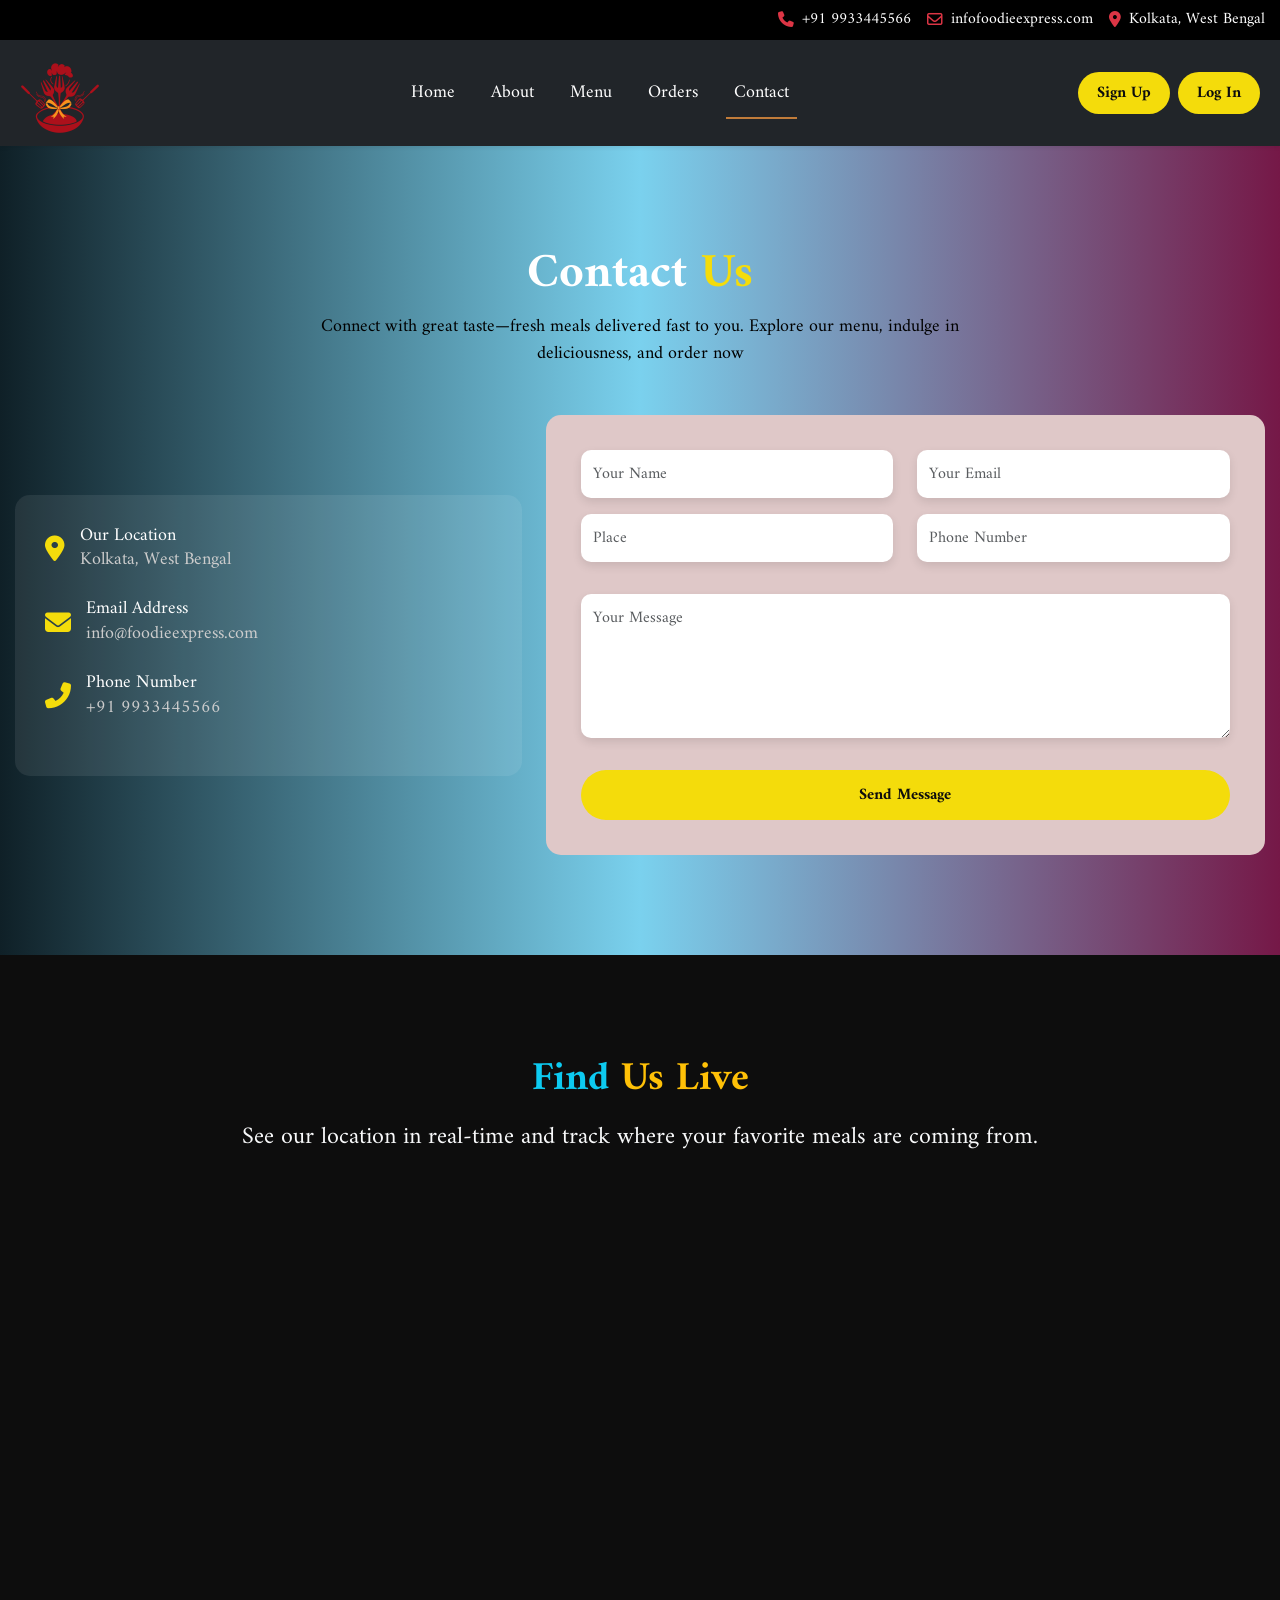
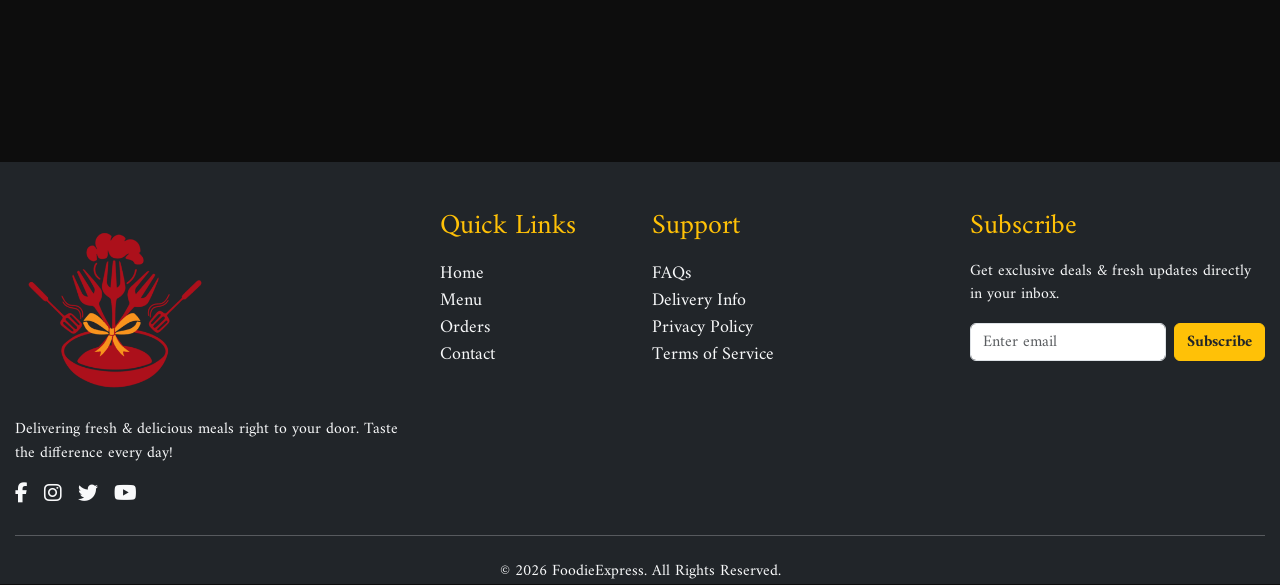
<file: online_food_order/contact.html>
<!DOCTYPE html>
<html lang="en">

<head>
    <meta charset="UTF-8">
    <title>Contact Us </title>

    <!-- Bootstrap CSS -->
    <link href="https://cdn.jsdelivr.net/npm/bootstrap@5.3.2/dist/css/bootstrap.min.css" rel="stylesheet">
    <!-- Font Awesome -->
    <link rel="stylesheet" href="https://cdnjs.cloudflare.com/ajax/libs/font-awesome/6.5.0/css/all.min.css">
    <!--Bootstrap icon cdn -->
    <link rel="stylesheet" href="https://cdn.jsdelivr.net/npm/bootstrap-icons@1.11.1/font/bootstrap-icons.css">
    <link rel="stylesheet" href="./css/style.css">
</head>

<body>
    <header>
        <!-- Topbar -->
        <div class="bg-black py-2">
            <div
                class="container d-flex flex-column flex-sm-row justify-content-end align-items-center text-white small">

                <span class="d-flex align-items-center gap-2 me-sm-3 mb-2 mb-sm-0">
                    <i class="fa-solid fa-phone text-danger"></i>
                    +91 9933445566
                </span>

                <span class="d-flex align-items-center gap-2 me-sm-3 mb-2 mb-sm-0">
                    <i class="fa-regular fa-envelope text-danger"></i>
                    infofoodieexpress.com
                </span>

                <span class="d-flex align-items-center gap-2">
                    <i class="fa-solid fa-location-dot text-danger"></i>
                    Kolkata, West Bengal
                </span>

            </div>
        </div>
        <!-- Navbar -->
        <nav class="navbar navbar-expand-lg navbar-dark bg-dark shadow-sm sticky-navbar">
            <div class="container d-flex align-items-center">

                <!-- Logo-->
                <a class="navbar-brand fw-bold order-1 order-lg-1 navbar_brand" href="#">
                    <img src="./images/others/food_logo.png" alt="food_logo">
                </a>

                <!-- Toggler-->
                <button class="navbar-toggler order-3 order-lg-2 ms-auto" type="button" data-bs-toggle="collapse"
                    data-bs-target="#navbarNav" aria-controls="navbarNav" aria-expanded="false"
                    aria-label="Toggle navigation">
                    <span class="navbar-toggler-icon"></span>
                </button>

                <!-- Nav links  -->
                <div class="collapse navbar-collapse justify-content-center order-2 order-lg-1" id="navbarNav">
                    <ul class="navbar-nav align-items-center">
                        <li class="nav-item">
                            <a class="nav-link  text-white link" aria-current="page" href="./index.html">Home</a>
                        </li>
                        <li class="nav-item">
                            <a class="nav-link link" href="./about.html">About</a>
                        </li>
                        <li class="nav-item">
                            <a class="nav-link link" href="./menu.html">Menu</a>
                        </li>
                        <li class="nav-item">
                            <a class="nav-link link" href="./orders.html">Orders</a>
                        </li>
                        <li class="nav-item">
                            <a class="nav-link link active" href="./contact.html">Contact</a>
                        </li>
                    </ul>
                </div>

                <!-- Buttons  -->
                <div class="d-flex ms-auto order-4 order-lg-3">
                    <a class="btn explore-btn me-2" href="./signup.html">Sign Up</a>
                    <a class="btn explore-btn" href="./login.html">Log In</a>
                </div>

            </div>
        </nav>


    </header>
    <main>
        <!-- Contact Section -->
        <section class="contact-section section_padding">
            <div class="container">

                <!-- Heading -->
                <div class="text-center mb-5">
                    <h2 class="contact-title">Contact <span>Us</span></h2>
                    <p class="contact-subtitle text-black">
                        Connect with great taste—fresh meals delivered fast to you.
                        Explore our menu, indulge in deliciousness, and order now
                    </p>
                </div>

                <div class="row g-4 align-items-center">

                    <!-- Contact Info -->
                    <div class="col-lg-5">
                        <div class="contact-info">

                            <div class="info-box">
                                <i class="fas fa-map-marker-alt"></i>
                                <div>
                                    <h5>Our Location</h5>
                                    <p>Kolkata, West Bengal</p>
                                </div>
                            </div>

                            <div class="info-box">
                                <i class="fas fa-envelope"></i>
                                <div>
                                    <h5>Email Address</h5>
                                    <p>info@foodieexpress.com</p>
                                </div>
                            </div>

                            <div class="info-box">
                                <i class="fas fa-phone-alt"></i>
                                <div>
                                    <h5>Phone Number</h5>
                                    <p>+91 9933445566</p>
                                </div>
                            </div>

                        </div>
                    </div>

                    <!-- Contact Form -->
                    <div class="col-lg-7">
                        <div class="contact-form">

                           
                    <form action="contactsuccess.html" id="rForm">

                        <div class="row">

                            <!-- Name -->
                            <div class="col-md-6 mb-3">
                                <input type="text" class="form-control" placeholder="Your Name" id="f_name">
                                <p id="firstCheck" class="error"></p>
                            </div>

                            <!-- Email -->
                            <div class="col-md-6 mb-3">
                                <input type="email" class="form-control" placeholder="Your Email" id="email">
                                <p id="emailCheck" class="error"></p>
                            </div>

                            <!-- Place -->
                            <div class="col-md-6 mb-3">
                                <input type="text" class="form-control" placeholder="Place" id="place">
                                <p id="placeCheck" class="error"></p>
                            </div>

                            <!-- Contact -->
                            <div class="col-md-6 mb-3">
                                <input type="tel" class="form-control" placeholder="Phone Number" id="contact">
                                <p id="contactCheck" class="error"></p>
                            </div>

                            <!-- Message -->
                            <div class="col-12 mb-3">
                                <textarea class="form-control" rows="5" placeholder="Your Message" id="message"></textarea>
                                <p id="messageCheck" class="error"></p>
                            </div>

                            <!-- Button -->
                            <div class="col-12">
                                <button type="submit" class="btn contact-btn w-100">Send Message</button>
                            </div>

                        </div>
                    </form>

                        </div>
                    </div>

                </div>
            </div>
        </section>
        <!-- location -->
        <section class="location-section section_padding">
            <div class="container text-center">

                <h2 class="fs-1 fs-md-1 fw-bold mb-3 text-info">
                    Find <span class="text-warning">Us Live</span>
                </h2>
                <p class="fs-4 fs-md-5 mb-5 text-light">
                    See our location in real-time and track where your favorite meals are coming from.
                </p>

                <div class="row justify-content-center">
                    <div class="col-12">
                        <div class="map-responsive">
                            <iframe
                                src="https://www.google.com/maps/embed?pb=!1m14!1m12!1m3!1d117925.33439927742!2d88.34735275!3d22.53542735!2m3!1f0!2f0!3f0!3m2!1i1024!2i768!4f13.1!5e0!3m2!1sen!2sin!4v1773498244206!5m2!1sen!2sin"
                                 width="600" height="450" style="border:0;" allowfullscreen="" loading="lazy" referrerpolicy="no-referrer-when-downgrade">
                                </iframe>
                                

                
                        </div>
                    </div>
                </div>

            </div>
        </section>
    </main>
    <!-- footer -->
    <footer class="bg-dark text-light pt-5">
        <div class="container">

            <div class="row gy-4">
                <div class="col-12 col-md-4 text-center text-md-start">
                    <a href="#" class="d-inline-block mb-2 footer_brand" data-aos="fade-up"
                        data-aos-anchor-placement="top-bottom">
                        <img src="./images/others/food_logo.png" alt="FoodieExpress">
                    </a>
                    <p class="small">
                        Delivering fresh & delicious meals right to your door. Taste the difference every day!
                    </p>
                    <div class="d-flex justify-content-center justify-content-md-start gap-3 mt-2">
                        <a href="#" class="text-light fs-5" data-aos="fade-up" data-aos-anchor-placement="top-bottom"><i
                                class="fab fa-facebook-f"></i></a>
                        <a href="#" class="text-light fs-5" data-aos="fade-up" data-aos-anchor-placement="top-bottom"><i
                                class="fab fa-instagram"></i></a>
                        <a href="#" class="text-light fs-5" data-aos="fade-up" data-aos-anchor-placement="top-bottom"><i
                                class="fab fa-twitter"></i></a>
                        <a href="#" class="text-light fs-5" data-aos="fade-up" data-aos-anchor-placement="top-bottom"><i
                                class="fab fa-youtube"></i></a>
                    </div>
                </div>
                <div class="col-6 col-md-2 text-center text-md-start">
                    <h5 class="mb-3 text-warning fs-3" data-aos="fade-up" data-aos-anchor-placement="top-bottom">Quick
                        Links</h5>
                    <ul class="list-unstyled">
                        <li><a href="./index.html" class="text-light text-decoration-none " data-aos="fade-up"
                                data-aos-anchor-placement="top-bottom">Home</a></li>
                        <li><a href="./menu.html" class="text-light text-decoration-none " data-aos="fade-up"
                                data-aos-anchor-placement="top-bottom">Menu</a></li>
                        <li><a href="./orders.html" class="text-light text-decoration-none " data-aos="fade-up"
                                data-aos-anchor-placement="top-bottom">Orders</a></li>
                        <li><a href="./contact.html" class="text-light text-decoration-none " data-aos="fade-up"
                                data-aos-anchor-placement="top-bottom">Contact</a></li>
                    </ul>
                </div>
                <div class="col-6 col-md-3 text-center text-md-start">
                    <h5 class="mb-3 text-warning fs-3" data-aos="fade-up" data-aos-anchor-placement="top-bottom">Support
                    </h5>
                    <ul class="list-unstyled">
                        <li><a href="#" class="text-light text-decoration-none" data-aos="fade-up"
                                data-aos-anchor-placement="top-bottom">FAQs</a></li>
                        <li><a href="#" class="text-light text-decoration-none" data-aos="fade-up"
                                data-aos-anchor-placement="top-bottom">Delivery Info</a></li>
                        <li><a href="#" class="text-light text-decoration-none" data-aos="fade-up"
                                data-aos-anchor-placement="top-bottom">Privacy Policy</a></li>
                        <li><a href="#" class="text-light text-decoration-none" data-aos="fade-up"
                                data-aos-anchor-placement="top-bottom">Terms of Service</a></li>
                    </ul>
                </div>
                <div class="col-12 col-md-3 text-center text-md-start">
                    <h5 class="mb-3 text-warning fs-3" data-aos="fade-up" data-aos-anchor-placement="top-bottom">
                        Subscribe</h5>
                    <p class="small" data-aos="fade-up" data-aos-anchor-placement="top-bottom">Get exclusive deals &
                        fresh updates directly in your inbox.</p>
                    <form class="d-flex flex-column flex-sm-row gap-2" data-aos="fade-up"
                        data-aos-anchor-placement="top-bottom">
                        <input type="email" class="form-control" placeholder="Enter email" required>
                        <button type="submit" class="btn btn-warning text-dark fw-bold">Subscribe</button>
                    </form>
                </div>

            </div>

            <hr class="bg-secondary my-4">

            <div class="row">
                <div class="col text-center small">
                    &copy; 2026 <a href="#" class="text-light">FoodieExpress.</a> All Rights Reserved.
                </div>
            </div>

        </div>
    </footer>
    <!-- Bootstrap JS -->
    <script src="https://cdn.jsdelivr.net/npm/bootstrap@5.3.2/dist/js/bootstrap.bundle.min.js"></script>
    <!-- jquery cdn -->
    <script src="https://ajax.googleapis.com/ajax/libs/jquery/3.7.1/jquery.min.js"></script>
    <script src="./js/main.js"></script>

</body>

</html>
</file>
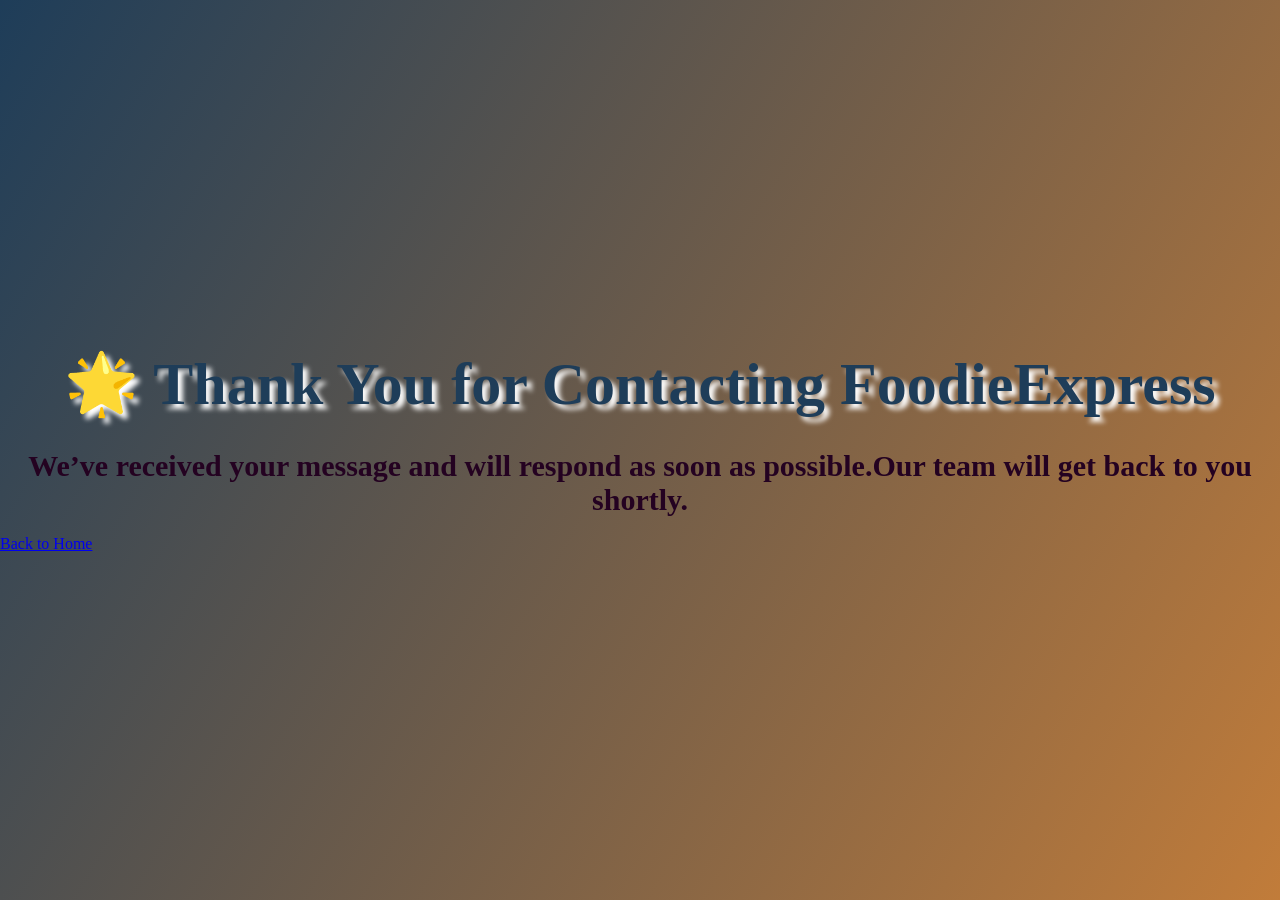
<file: online_food_order/contactsuccess.html>
<!DOCTYPE html>
<html lang="en">

<head>
    <meta charset="UTF-8">
    <meta name="viewport" content="width=device-width, initial-scale=1.0">
    <title>success</title>
    <link rel="stylesheet" href="./css/succes.css">
</head>

<body>
    <section>
        <div class="container">
            <div>
                <h2>🌟 Thank You for Contacting FoodieExpress</h2>
                <h4>We’ve received your message and will respond as soon as possible.Our team will get back to you shortly.</h4>
           <br>
            <a href="./index.html">Back to Home</a>
            </div>
        </div>
    </section>
</body>

</html>
</file>
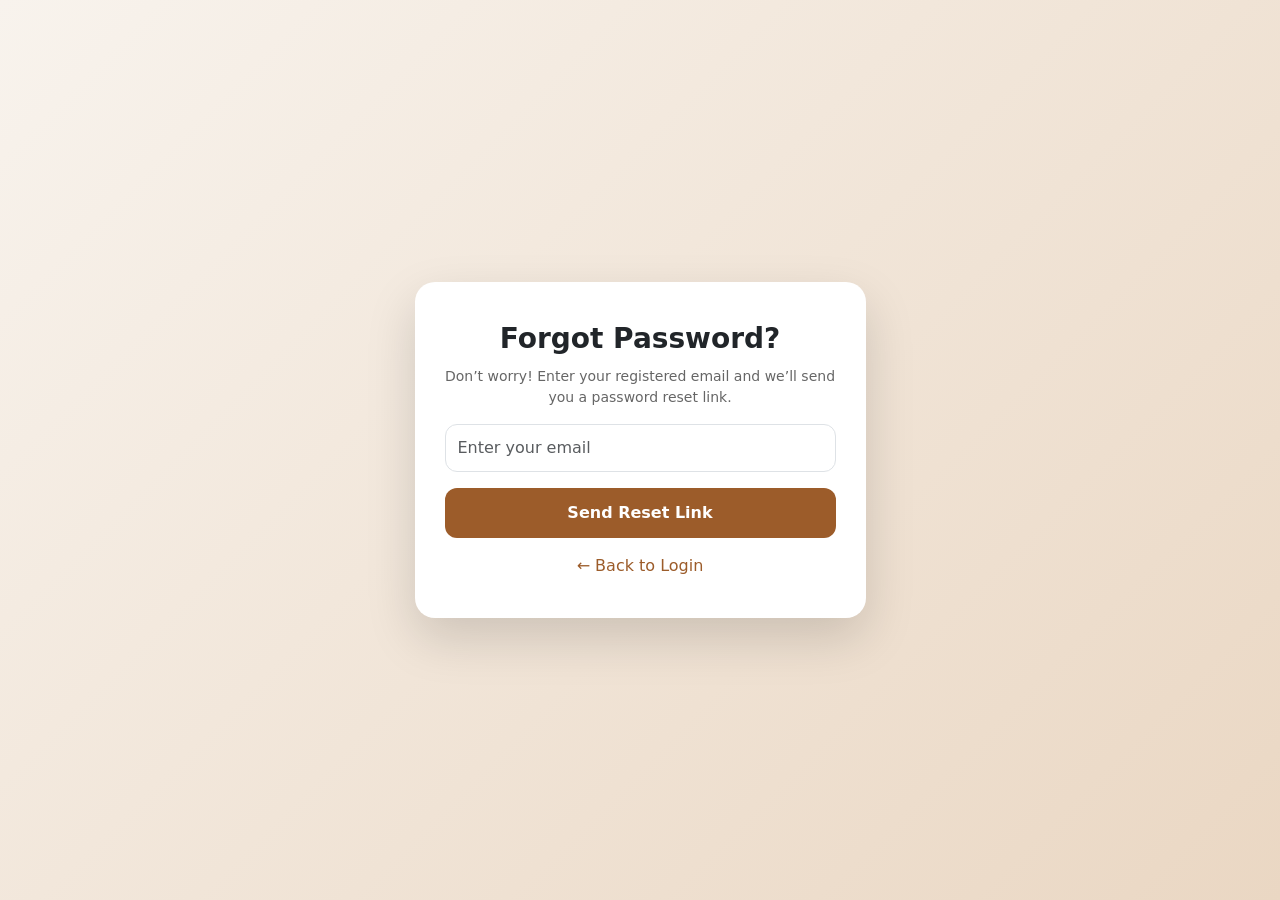
<file: online_food_order/forget.html>
<!DOCTYPE html>
<html lang="en">

<head>
    <meta charset="UTF-8">
    <meta name="viewport" content="width=device-width, initial-scale=1.0">
    <title>forget password</title>
    <!-- Bootstrap css cdn -->
    <link href="https://cdn.jsdelivr.net/npm/bootstrap@5.3.8/dist/css/bootstrap.min.css" rel="stylesheet"
        integrity="sha384-sRIl4kxILFvY47J16cr9ZwB07vP4J8+LH7qKQnuqkuIAvNWLzeN8tE5YBujZqJLB" crossorigin="anonymous">
        <!-- css link -->
    <link rel="stylesheet" href="./css/forget.css">
</head>

<body>
    <section class="forgot-section d-flex align-items-center">
        <div class="container">
            <div class="row justify-content-center">
                <div class="col-lg-5 col-md-7 col-sm-10">
                    <div class="forgot-card text-center">
                        <h3>Forgot Password?</h3>
                        <p>
                            Don’t worry! Enter your registered email and we’ll
                            send you a password reset link.
                        </p>

                        <form action="./forgetsuccess.html" id="forgotForm">
                            <div class="mb-3">
                                <input type="email" id="email" class="form-control" placeholder="Enter your email"
                                    required>
                                <small class="text-danger d-none" id="emailError">
                                    Please enter a valid email
                                </small>
                            </div>

                            <button type="submit" class="btn btn-reset w-100">
                                Send Reset Link
                            </button>
                        </form>

                        <a href="./login.html" class="back-link mt-3 d-block">
                            ← Back to Login
                        </a>
                    </div>
                </div>
            </div>
        </div>
    </section>
</body>

</html>
</file>
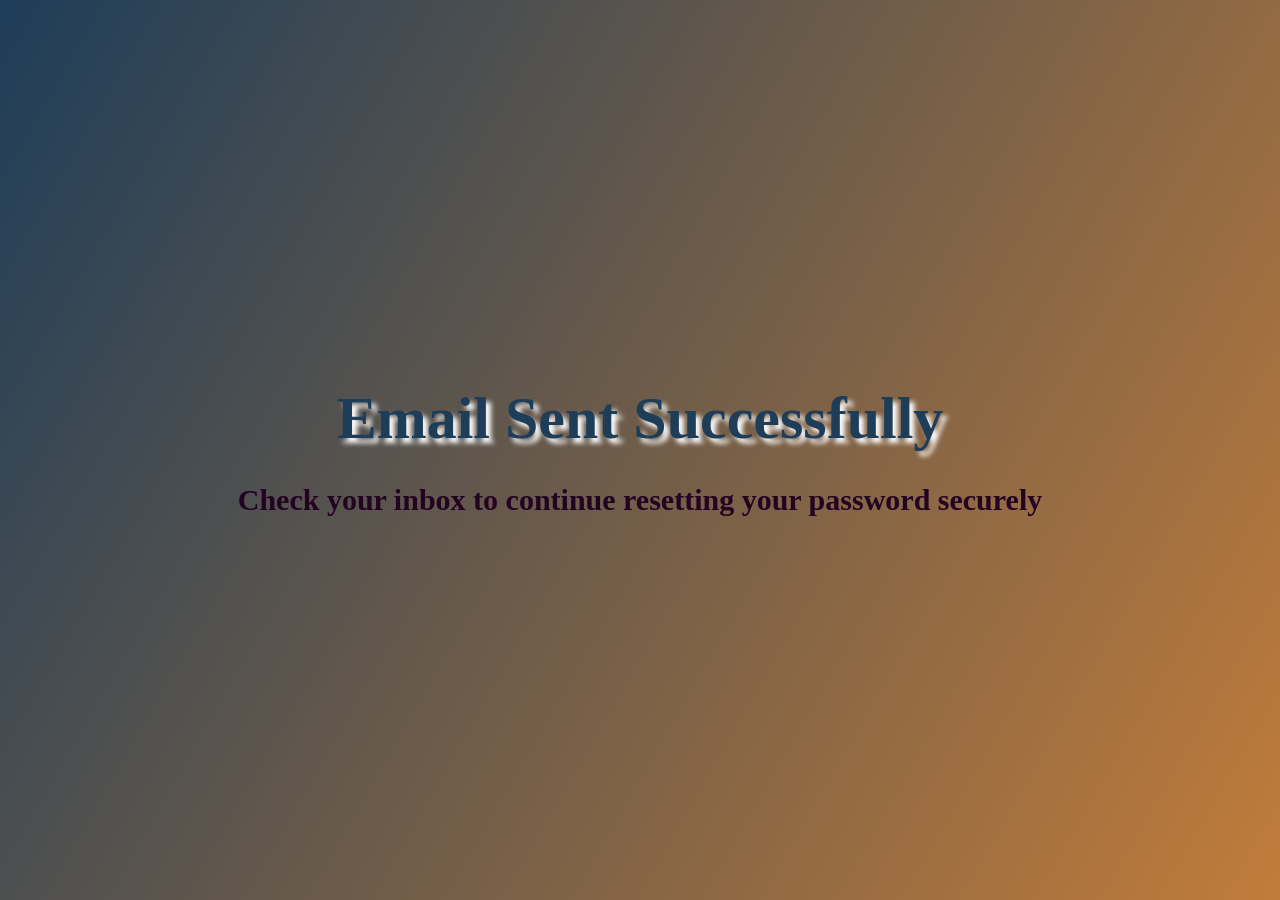
<file: online_food_order/forgetsuccess.html>
<!DOCTYPE html>
<html lang="en">

<head>
    <meta charset="UTF-8">
    <meta name="viewport" content="width=device-width, initial-scale=1.0">
    <title>success</title>
    <link rel="stylesheet" href="./css/succes.css">
</head>

<body>
    <section>
        <div class="container">
            <div>
                <h2>Email Sent Successfully</h2>
                <h4>Check your inbox to continue resetting your password securely</h4>
            </div>
        </div>
    </section>
</body>

</html>
</file>
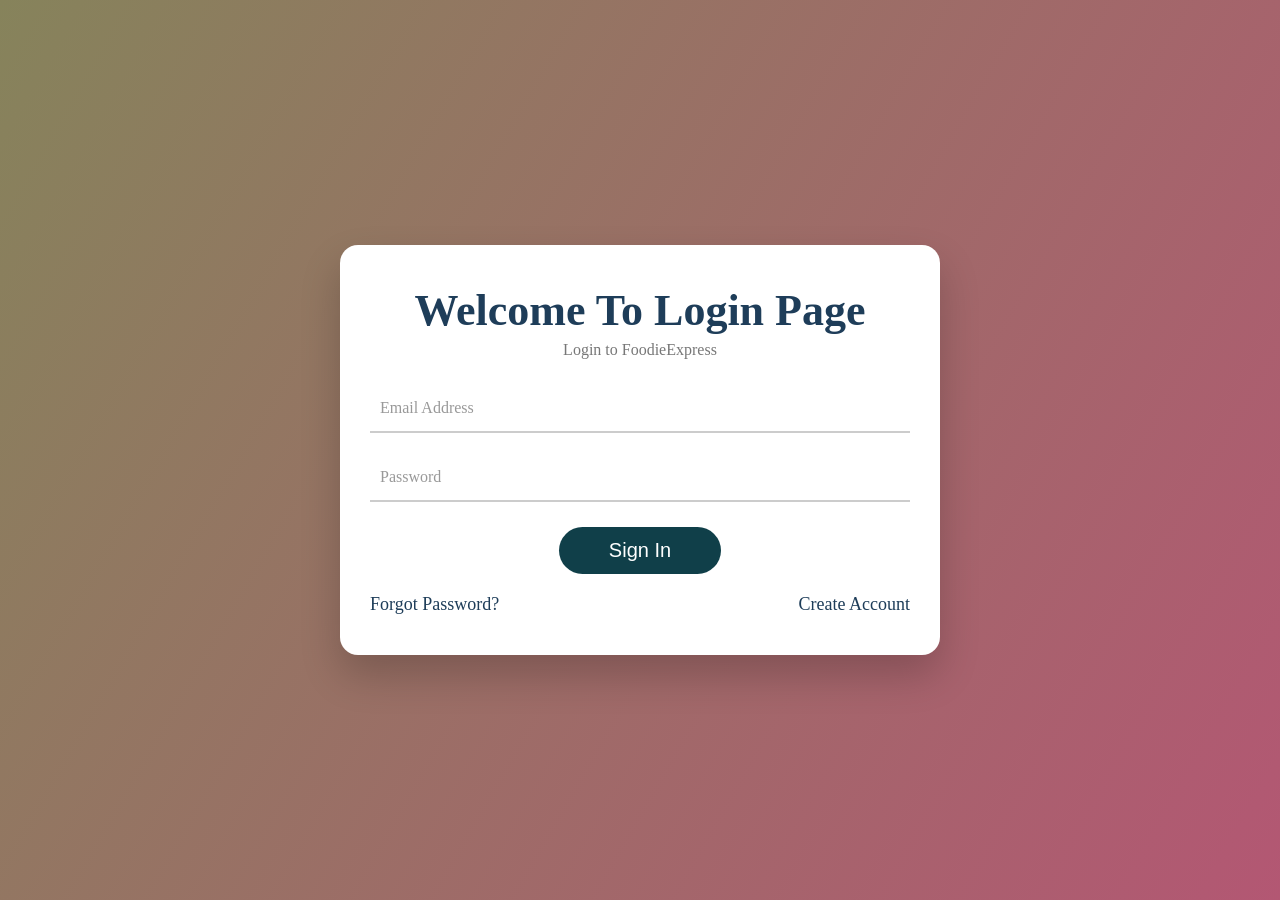
<file: online_food_order/login.html>
<!DOCTYPE html>
<html lang="en">

<head>
    <meta charset="UTF-8">
    <meta name="viewport" content="width=device-width, initial-scale=1.0">
    <link rel="stylesheet" href="./css/login.css">
    <title>FoodieExpress | Login</title>
</head>

<body>

    <div class="login-container">
        <div class="login-card">
            <h2>Welcome To Login Page</h2>
            <p>Login to FoodieExpress </p>
           <form action="backend/login.php" method="POST" id="rForm">
                <div class="input-box">
                    <input type="email" name="email" id="email"  required>
                    <label>Email Address</label>
                    <p id="emailCheck" class="error"></p>
                </div>
                <div class="input-box">
                    <input type="password" name="psw" id="psw" required>
                    <label>Password</label>
                    <p id="pswCheck" class="error"></p>
                </div>
                <div class="button">
                     <button type="submit">Sign In</button>
                </div>
               

                <div class="links">
                    <a href="./forget.html">Forgot Password?</a>
                    <a href="./signup.html">Create Account</a>
                </div>
            </form>

        </div>
    </div>
    <!-- jquery cdn -->
    <script src="https://ajax.googleapis.com/ajax/libs/jquery/3.7.1/jquery.min.js"></script>
    <script src="./js/main.js"></script>
</body>

</html>
</file>
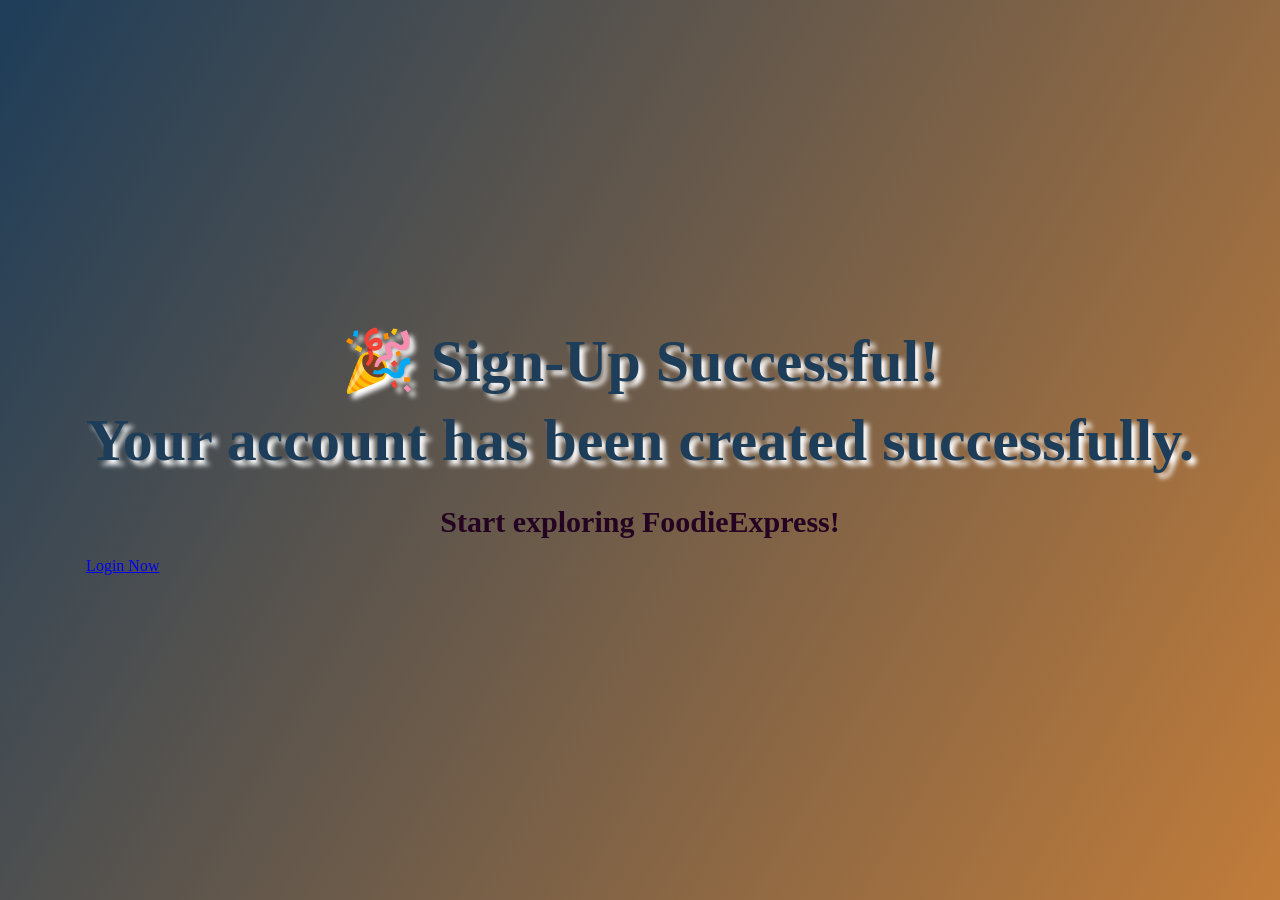
<file: online_food_order/signsuccess.html>
<!DOCTYPE html>
<html lang="en">

<head>
    <meta charset="UTF-8">
    <meta name="viewport" content="width=device-width, initial-scale=1.0">
    <title>success</title>
    <link rel="stylesheet" href="./css/succes.css">
</head>

<body>
    <section>
        <div class="container">
            <div>
                <h2>🎉  Sign-Up Successful!</h2>
                <h3>Your account has been created successfully.</h3>
                <h4>Start exploring FoodieExpress!</h4>
                <br>
                <a href="./login.html" class="btn">Login Now</a>
            </div>
        </div>
    </section>
</body>

</html>
</file>
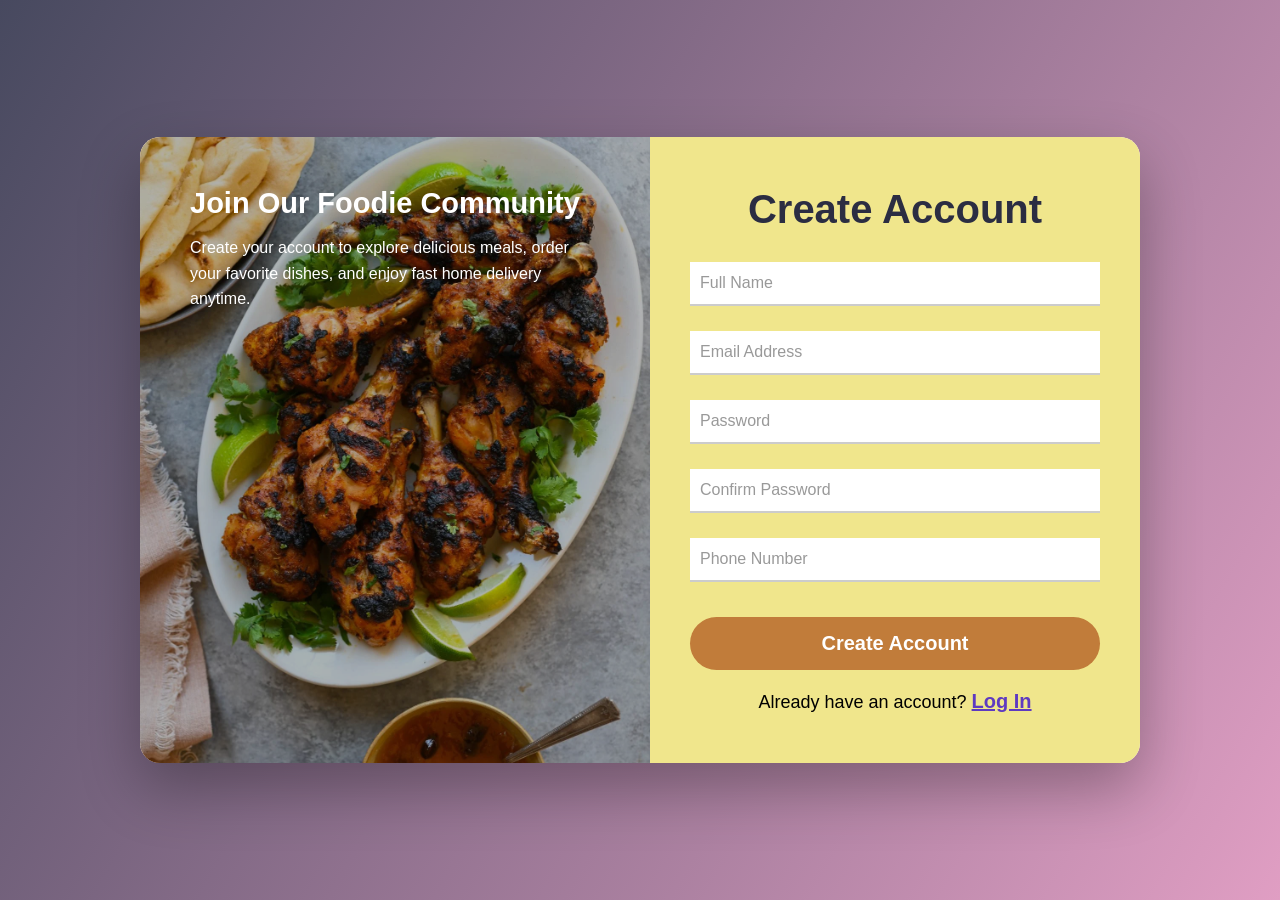
<file: online_food_order/signup.html>
<!DOCTYPE html>
<html lang="en">

<head>
    <meta charset="UTF-8">
    <title>Online Food order | Sign Up</title>
    <!-- css link -->
    <link rel="stylesheet" href="./css/signup.css">
</head>

<body>

    <div class="signup-wrapper">

        <!-- LEFT CONTENT -->
        <div class="signup-info">
            <h1>Join Our Foodie Community</h1>
            <p>
                Create your account to explore delicious meals, order your favorite dishes,
                and enjoy fast home delivery anytime.
            </p>
        </div>

        <!-- RIGHT FORM -->
        <div class="signup-form">
            <h2>Create Account</h2>

            <form action="backend/signup.php" method="POST" id="rForm">
                <div class="field">
                    <input type="text" name="f_name" id="f_name" required>
                    <label>Full Name</label>
                    <p id="firstCheck" class="error"></p>
                </div>

                <div class="field">
                    <input type="email" name="email" id="email" required>
                    <label>Email Address</label>
                    <p id="emailCheck" class="error"></p>
                </div>

                <div class="field">
                    <input type="password" name="psw" id="psw" required>
                    <label>Password</label>
                    <p id="pswCheck" class="error"></p>
                </div>

                <div class="field">
                    <input type="password" name="c_psw" id="c_psw" required>
                    <label>Confirm Password</label>
                    <p id="cPCheck" class="error"></p>
                </div>

                <div class="field">
                    <input type="number" name="contact" id="contact" required>
                    <label>Phone Number</label>
                    <p id="contactCheck" class="error"></p>
                </div>

               <button type="submit">Create Account</button>

                <p class="login-link">
                    Already have an account?
                    <a href="./login.html">Log In</a>
                </p>
            </form>
        </div>
    </div>
    <!-- jquery cdn -->
    <script src="https://ajax.googleapis.com/ajax/libs/jquery/3.7.1/jquery.min.js"></script>
    <script src="./js/main.js"></script>
</body>

</html>
</file>
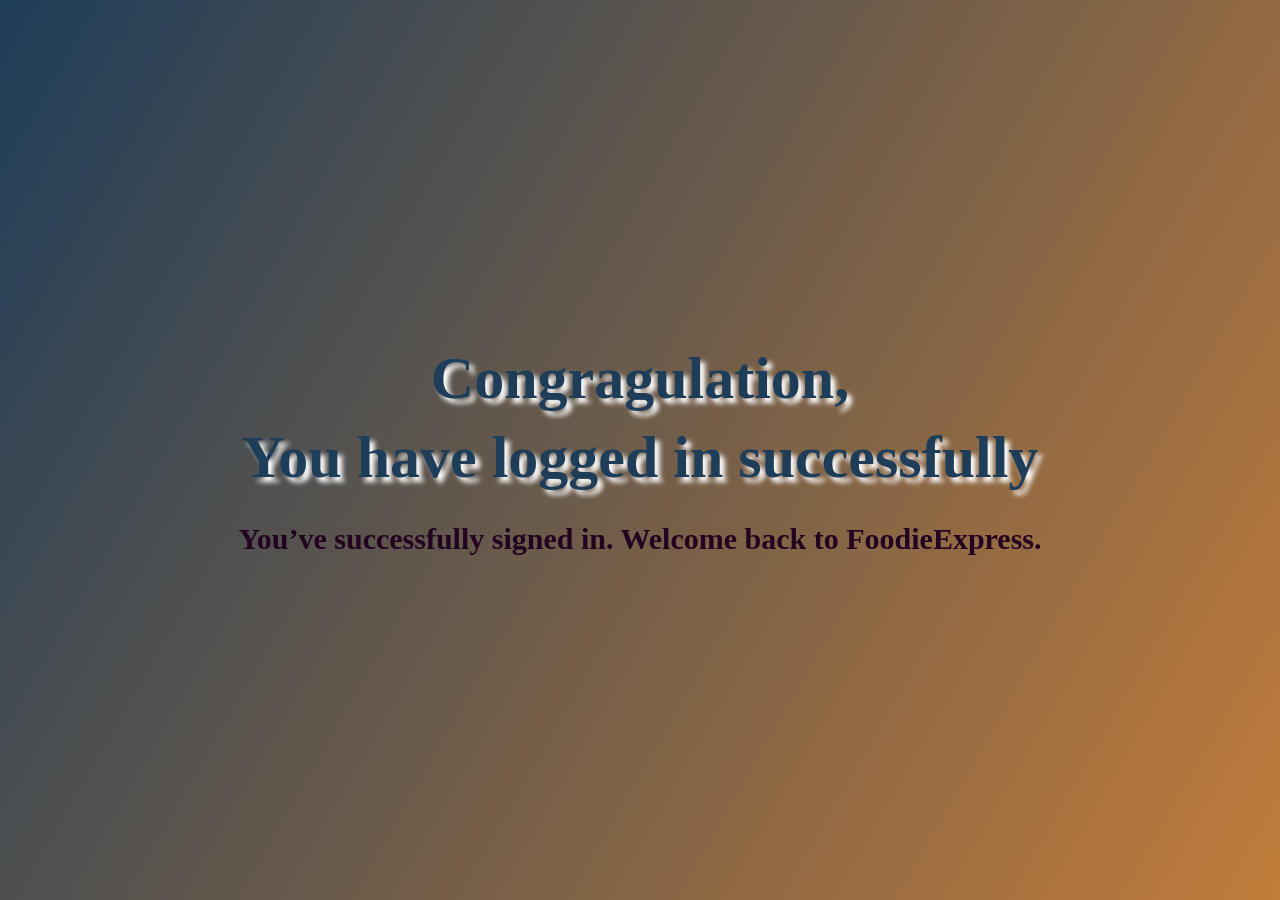
<file: online_food_order/success.html>
<!DOCTYPE html>
<html lang="en">

<head>
    <meta charset="UTF-8">
    <meta name="viewport" content="width=device-width, initial-scale=1.0">
    <title>success</title>
    <link rel="stylesheet" href="./css/succes.css">
</head>

<body>
    <section>
        <div class="container">
            <div>
                <h2>Congragulation,</h2>
                <h3>You have logged in successfully</h3>
                <h4>You’ve successfully signed in. Welcome back to FoodieExpress.</h4>
            </div>
        </div>
    </section>
</body>

</html>
</file>
<file: online_food_order/css/style.css>
@import url('https://fonts.googleapis.com/css2?family=Bodoni+Moda:ital,opsz,wght@0,6..96,400..900;1,6..96,400..900&family=Roboto+Condensed:ital,wght@0,100..900;1,100..900&display=swap');
@import url('https://fonts.googleapis.com/css2?family=Poppins:ital,wght@0,100;0,200;0,300;0,400;0,500;0,600;0,700;0,800;0,900;1,100;1,200;1,300;1,400;1,500;1,600;1,700;1,800;1,900&display=swap');
@import url('https://fonts.googleapis.com/css2?family=Amiri:ital,wght@0,400;0,700;1,400;1,700&display=swap');

* {
    margin: 0;
    padding: 0;
    box-sizing: border-box;
}

:root {
    --white: #FFFFFF;
    --darkwhite: #89a5c7;
    --black: #0D0D0D;
    --darkblack: #1d1b1b;
    --yellow: #F4DC0B;
    --blueviolet: #73859c;
    --perpel: #b4a1b0;
    --robotofont: "Bodoni Moda", serif;
    --Poppinsfont: "Poppins", sans-serif;
    --Amirifont: "Amiri", serif;
}

body {
    background-color: var(--black);
    color: var(--white);
    font-size: 18px;
    font-weight: 400;
    font-family: var(--Amirifont);
}

/* common class */
.container {
    max-width: 1720px;
    width: 100%;
    margin: 0 auto;
    padding: 0 15px;
}

.section_padding {
    padding-top: 100px;
    padding-bottom: 100px;
}

/* common element */
a {
    text-decoration: none;
}

ul {
    list-style: none;
}

img {
    max-width: 100%;
    width: 100%;
    height: auto;
}

/* navbar */
.navbar_brand {
    height: 90px;
    width: 90px;
}

.link {
    margin-left: 60px;
}

.nav-link {
    font-weight: 500;
    margin: 0 10px;
    position: relative;
    color: var(--white);
}

.nav-link:hover {
    color: var(--yellow);
}

.nav-link::after {
    content: "";
    width: 0;
    height: 2px;
    background: #c17c3a;
    position: absolute;
    left: 0;
    bottom: -5px;
    transition: 0.3s;
}

.nav-link:hover::after,
.nav-link.active::after {
    width: 100%;
}

/* CTA BUTTON */
.explore-btn {
    background: var(--yellow);
    color: var(--black);
    padding: 8px 18px;
    border-radius: 25px;
    font-weight: 600;
}

.explore-btn:hover {
    background: var(--yellow);
}

.explore-btn {
    min-width: 80px;
    margin-right: 5px;
}

/* banner */
.hero_content {
    background-color: rgba(0, 0, 0, 0.6);
}

.hero-logo {
    width: 80px;
    height: 80px;
    margin-bottom: 20px;
    border: 3px solid #f0ad4e;
    border-radius: 50%;
    display: inline-flex;
    align-items: center;
    justify-content: center;
    font-size: 36px;
    color: #f0ad4e;
    font-weight: 700;
}

.hero-title {
    font-size: 2.5rem;
    font-weight: 300;
    margin-bottom: 15px;
    letter-spacing: 2px;
    color: var(--black);
}

.hero-subtitle {
    font-size: 1.2rem;
    font-weight: 400;
    margin-bottom: 30px;
    color: var(--black)
}

.btn-hero {
    border: 2px solid #f0ad4e;
    color: var(--black);
    background-color: #f0ad4e;
    padding: 10px 30px;
    font-weight: 700;
    text-transform: uppercase;
    transition: all 0.3s ease;
}

.btn-hero:hover {
    background-color: var(--perpel);
    color: #222;
    text-decoration: none;
}

/* card part */
.card_iteam h2 {
    font-size: 70px;
    font-weight: 700px;
}

.section_padding {
    padding-top: 100px;
    padding-bottom: 100px;
}

.food-card {
    overflow: hidden;
    height: 400px;
}

.card-img-wrapper {
    position: relative;
    overflow: hidden;
}

.card-img-wrapper img {
    transition: transform 0.4s ease;
}

.overlay {
    position: absolute;
    bottom: 0;
    left: 0;
    width: 100%;
    height: 0%;
    background: #f07a0bd9;
    display: flex;
    justify-content: center;
    align-items: center;
    transition: height 0.4s ease;
}

.food-card:hover .overlay {
    height: 100%;
}

.food-card:hover img {
    transform: scale(1.1);
}

.section-logo {
    max-width: 80px;
}

.section-text {
    max-width: 600px;
}

/* gallery */
.gallery h3 {
    font-size: 50px;
}

.gallery h2 {
    font-size: 70px;
    font-weight: 800;
    letter-spacing: 4px;
    font-family: var(--robotofont);
}

.img-box {
    overflow: hidden;
    border-radius: 10px;
}

.img-box img {
    width: 100%;
    height: 220px;
    object-fit: cover;
    transition: transform 0.5s ease;
}

.img-box:hover img {
    transform: scale(1.15);
}

/* cook part */
.cook {
    background-color: #000;
}

.cook_heading {
    font-size: 2rem;
    font-weight: 600;
    letter-spacing: 1px;
}

.cook_text {
    font-size: 1rem;
    font-weight: 400;
    letter-spacing: 0.5px;
}

.card-img-overlay {
    text-shadow: 2px 2px 10px rgba(0, 0, 0, 0.7);
}

/* Ready part */
.ready .center {
    border-radius: 20px;
}

.ready_heading {
    font-size: 2rem;
    font-family: var(--Amirifont);
    letter-spacing: 1px;
}

.center_padding {
    padding-top: 3rem;
    padding-bottom: 3rem;
}

/* why-us part */
.why-us {
    background: linear-gradient(135deg, #1c1c1c, #111);
}

.feature-card {
    transition: transform 0.3s, box-shadow 0.3s;
    border-radius: 15px;
}

.feature-card:hover {
    transform: translateY(-10px);
    box-shadow: 0 10px 30px rgba(255, 193, 7, 0.4);
}

/* chef */
.team-section {
    background-color: #080808;
}

.team-section h2 {
    font-size: 60px;
    font-weight: 700;
}

.team-card {
    border-radius: 20px;
    transition: transform 0.3s, box-shadow 0.3s;
}

.team-card:hover {
    transform: translateY(-10px);
    box-shadow: 0 15px 30px rgba(255, 193, 7, 0.5);
}

.team-card img {
    transition: transform 0.4s;
}

.team-card:hover img {
    transform: scale(1.1);
}

.team-section h2 span {
    letter-spacing: 1px;
}

.team-section p {
    color: #ccc;
}

/* contact */
.contact-section {
    background: linear-gradient(to right, #0f2027, #7ad1ee, #751847);
    color: #fff;
}

.contact-title {
    font-size: 48px;
    font-weight: 700;
}

.contact-title span {
    color: var(--yellow);
}

.contact-subtitle {
    max-width: 700px;
    margin: 10px auto;
    color: #ddd;
}

/* Contact Info */
.contact-info {
    background: rgba(255, 255, 255, 0.08);
    padding: 30px;
    border-radius: 15px;
}

.info-box {
    display: flex;
    align-items: center;
    margin-bottom: 25px;
}

.info-box i {
    font-size: 26px;
    color: var(--yellow);
    margin-right: 15px;
}

.info-box h5 {
    margin: 0;
    font-size: 18px;
}

.info-box p {
    margin: 0;
    color: #ccc;
}

/* Contact Form */
.contact-form {
    background: #dfc8c8;
    padding: 35px;
    border-radius: 15px;
}

.contact-form .form-control {
    border-radius: 10px;
    padding: 12px;
    border: none;
    box-shadow: 0 4px 10px rgba(0, 0, 0, 0.1);
}

.contact-form .form-control:focus {
    box-shadow: 0 0 0 2px var(--yellow);
}

.contact-btn {
    background: var(--yellow);
    color: var(--black);
    font-weight: 600;
    padding: 12px;
    border-radius: 30px;
    transition: 0.3s;
}

.contact-btn:hover {
    background-color: var(--blueviolet);
    color: var(--white);

}

.sticky-navbar {
    transition: all 0.3s ease;
    z-index: 999;
}

.sticky-navbar.sticky {
    position: fixed;
    top: 0;
    left: 0;
    right: 0;
    background-color: #111 !important;
    box-shadow: 0 4px 20px rgba(0, 0, 0, 0.3);
}

/* Responsive */
@media (max-width: 768px) {
    .contact-title {
        font-size: 34px;
    }
}

@media (max-width: 991px) {
    .button {
        margin-right: 20px;
    }
}



/*footer  */
footer a:hover {
    color: #ffc107 !important;
    text-decoration: underline;
    border-bottom: 2px solid var(--yellow);
}

footer .btn-warning:hover {
    background-color: #e0a800;
    color: #000;
}

footer input:focus {
    box-shadow: none;
    border-color: #ffc107;
}

.footer_brand {
    height: 200px;
    width: 200px;
}

@media (min-width: 768px) {
    .ready_heading {
        font-size: 3rem;
    }

    .center_padding {
        padding-top: 8rem;
        padding-bottom: 8rem;
    }
}

@media (min-width: 1200px) {
    .ready_heading {
        font-size: 3.5rem;
    }

    .center_padding {
        padding-top: 10rem;
        padding-bottom: 10rem;
    }
}

.ready .btn.border:hover {
    border: 2px solid #000 !important;
}

@media (max-width: 576px) {
    .section-logo {
        max-width: 60px;
    }

    .team-section h2 {
        font-size: 44px;
    }
}

@media (max-width: 576px) {
    .hero-title {
        font-size: 1.8rem;
    }

    .hero-subtitle {
        font-size: 1rem;
    }

    .hero-logo {
        width: 60px;
        height: 60px;
        font-size: 28px;
        border-width: 2px;
    }

    .gallery h3 {
        font-size: 30px;
    }

    .gallery h2 {
        font-size: 40px;
    }

    .card_iteam h2 {
        font-size: 40px;
    }
}

@media (min-width: 768px) {
    .cook_heading {
        font-size: 3.5rem;
    }

    .cook_text {
        font-size: 1.5rem;
    }
}

.swiper-wrapper {
    transition-timing-function: linear !important;
}

.swiper-slide img {
    width: 100%;
    height: 200px;
    object-fit: cover;
    border-radius: 10px;
}

/* about */
.about-banner {
    background: url('../images/others/about_banner.jpg');
    background-repeat: no-repeat;
    background-position: center;
    background-size: cover;
    height: 60vh;
    display: flex;
    align-items: center;
    justify-content: center;
    position: relative;
}

.about-banner .overlay {
    position: absolute;
    top: 0;
    left: 0;
    width: 100%;
    height: 100%;
    background-color: rgba(0, 0, 0, 0.6);
}

.about-banner h1,
.about-banner p,
.about-banner .btn {
    position: relative;
    z-index: 2;
}

/* about part */
.about-section {
    background-color: #f8f9fa;
}

.about-section h2 span {
    letter-spacing: 1px;
}

.about-section p {
    line-height: 1.7;
}

.about-section .btn-warning {
    transition: all 0.3s ease;
}

.about-section .btn-warning:hover {
    background-color: #ffca2c;
    transform: translateY(-3px);
}

.about_food {
    overflow: hidden;
    border-radius: 15px;
}

.about_food img {
    transition: transform 0.5s ease;
}

.about_food:hover img {
    transform: scale(1.1);
}

/* work */
.work-card {
    border-radius: 20px;
    box-shadow: 0 10px 25px rgba(0, 0, 0, 0.05);
    position: relative;
    transition: all 0.3s ease;
}

.work-card:hover {
    transform: translateY(-10px);
    box-shadow: 10px 15px 35px #f7e81a4d;
}

.step-number {
    position: absolute;
    top: 15px;
    right: 20px;
    font-size: 40px;
    font-weight: bold;
    color: rgba(0, 0, 0, 0.05);
}

.icon {
    font-size: 50px;
}

/* faq section */

.custom-accordion .accordion-button {
    border-radius: 10px !important;
    background-color: #fff;
    transition: all 0.3s ease;
}

.custom-accordion .accordion-button:not(.collapsed) {
    background-color: #ffc107;
    color: #000;
    box-shadow: none;
}

.custom-accordion .accordion-item {
    border-radius: 12px;
    overflow: hidden;
}

.custom-accordion .accordion-body {
    background-color: #fff;
    border-top: 1px solid #eee;
}

.custom-accordion .accordion-button:focus {
    box-shadow: none;
}

/* card part */
.food-section {
    background: linear-gradient(135deg, #fff5f0, #ffe8d6);
}

.food-card {
    border: none;
    border-radius: 15px;
    overflow: hidden;
    transition: 0.4s ease;
    cursor: pointer;
}

.food-card:hover {
    transform: translateY(-8px);
}

.food-img {
    position: relative;
    overflow: hidden;
}

.food-img img {
    width: 100%;
    height: 250px;
    object-fit: cover;
    transition: 0.4s ease;
}

.overlay-icons {
    position: absolute;
    top: 0;
    left: 0;
    width: 100%;
    height: 100%;
    background: #361c0ebf;
    display: flex;
    justify-content: center;
    align-items: center;
    gap: 20px;
    opacity: 0;
    transition: 0.4s ease;
    z-index: 2;
}

.food-card:hover .overlay-icons {
    opacity: 1;
}

.overlay-icons a {
    color: #fff;
    font-size: 22px;
    background: rgba(255, 255, 255, 0.2);
    padding: 12px 15px;
    border-radius: 50%;
    transition: 0.3s;
}

.overlay-icons a:hover {
    background: #fff;
    color: #e25e21;
}

.food-title {
    font-size: 30px;
    font-weight: 600;
    color: #080808;
    margin-top: 20px;
}

.button:hover {
    background-color: var(--black);
    color: var(--white);
}

@media (max-width: 768px) {
    .step-number {
        font-size: 30px;
    }
}

@media (max-width: 768px) {
    .about-banner {
        height: 50vh;
    }

    .about-banner h1 {
        font-size: 2rem;
    }

    .about-banner p {
        font-size: 1rem;
    }
}

/* menu */
.menu-banner {
    position: relative;
    background-image: url('../images/others/menu_banner.webp');
    background-size: cover;
    background-position: center;
    height: 60vh;
    display: flex;
    align-items: center;
    justify-content: center;
}

.menu-banner .overlay {
    position: absolute;
    top: 0;
    left: 0;
    width: 100%;
    height: 100%;
    background: rgba(0, 0, 0, 0.5);
    z-index: 1;
}

.menu-banner .container {
    position: relative;
    z-index: 2;
}

.menu-banner h1 {
    font-size: 3rem;
}

.menu-banner p {
    font-size: 1.25rem;
}

/* menu section */
.menu-section {
    background: linear-gradient(135deg, #fff5f0, #ffe8d6);
}

.menu-card {
    border: none;
    border-radius: 15px;
    overflow: hidden;
    transition: transform 0.4s ease;
    position: relative;
}

.menu-card:hover {
    transform: translateY(-8px);
}

.menu-img {
    position: relative;
    overflow: hidden;
}

.menu-img img {
    width: 100%;
    height: 250px;
    object-fit: cover;
    transition: 0.4s ease;
}

.overlay-icons {
    position: absolute;
    top: 0;
    left: 0;
    width: 100%;
    height: 100%;
    background: rgba(255, 87, 34, 0.7);
    display: flex;
    justify-content: center;
    align-items: center;
    gap: 10px;
    opacity: 0;
    transition: 0.4s ease;
    z-index: 2;
}

.menu-card:hover .overlay-icons {
    opacity: 1;
}

.overlay-icons a {
    color: #fff;
    font-size: 22px;
    background: rgba(255, 255, 255, 0.2);
    padding: 10px 12px;
    border-radius: 50%;
    transition: 0.3s;
}

.overlay-icons a:hover {
    background: #fff;
    color: #ff5722;
}

.menu-title {
    color: #ff5722;
}

.menu-price {
    font-size: 1.2rem;
}

/*Cook Fresh Section  */
.cook-video-section h5 i {
    font-size: 1.5rem;
}

.cook-video-section .ratio video {
    border-radius: 15px;
    object-fit: cover;
}

/* work */
.how-it-works {
    background: linear-gradient(135deg, #fff5f0, #ffe8d6);
}

.how-it-works .card {
    border-radius: 15px;
    transition: transform 0.3s ease;
}

.how-it-works .card:hover {
    transform: translateY(-8px);
}

.how-it-works .step-icon {
    width: 80px;
    height: 80px;
    display: flex;
    align-items: center;
    justify-content: center;
    margin: 0 auto;
    background: rgba(255, 87, 34, 0.15);
    border-radius: 50%;
}

@media (max-width: 768px) {
    .menu-banner h1 {
        font-size: 2rem;
    }

    .menu-banner p {
        font-size: 1rem;
    }
}

/* order */
.order-banner {
    position: relative;
    background-image: url('../images/others/order_banner.jpg');
    background-size: cover;
    background-position: center;
    height: 50vh;
    display: flex;
    align-items: center;
    justify-content: center;
}

.order-banner .overlay {
    position: absolute;
    top: 0;
    left: 0;
    width: 100%;
    height: 100%;
    background: #d3fffbb3;
    z-index: 1;
}

.order-banner .container {
    position: relative;
    z-index: 2;
}

.order-banner h2 {
    font-size: 2.5rem;
}

.order-banner p {
    font-size: 1.2rem;
}

/* chef */
.chefs-section {
    background: linear-gradient(135deg, #fff5f0, #ffe8d6);
}

.chef-card img {
    width: 150px;
    height: 150px;
    object-fit: cover;
    transition: transform 0.4s ease;
}

.chef-card {
    background-color: var(--black);
    color: var(--white);
}

.chef-card:hover img {
    transform: scale(1.1);
}

.social-icons a {
    color: #08a4af;
    font-size: 18px;
    transition: 0.3s;
}

.social-icons a:hover {
    color: #f5eded;
}

/* Subscribe Section */

.newsletter-section {

    border-radius: 15px;
    padding: 60px 0;
}

.newsletter-section h2 i {
    font-size: 1.5rem;
}

.newsletter-section input.form-control {
    border-radius: 50px 0 0 50px;
    padding: 12px 20px;
}

.newsletter-section button {
    border-radius: 0 50px 50px 0;
    padding: 12px 25px;
    transition: 0.3s;
}

.newsletter-section button:hover {
    background-color: #ff5722;
    color: #fff;
}

/* Unique Order Section */
.unique-order-section {
    background: linear-gradient(135deg, #fff5f0, #ffe8d6);
}

.category-btn {
    border-radius: 50px;
    padding: 10px 20px;
    transition: 0.3s;
}

.category-btn:hover {
    background-color: #ff5722;
    color: #fff;
    border-color: #ff5722;
}

.order-card img {
    object-fit: cover;
    height: 200px;
    width: 100%;
    transition: transform 0.3s ease;
}

.order-card img:hover {
    transform: scale(1.1);
}

.order-card .btn {
    border-radius: 50px;
    transition: 0.3s;
}

.order-card .btn:hover {
    background-color: #fff;
    color: #ff5722;
}
/* Food Video Section */
.food-video-section {
    background: linear-gradient(135deg, #fff5f0, #ffe8d6);
}

.video-card video {
    height: 200px;
    object-fit: cover;
    transition: transform 0.3s ease;
}

.video-card video:hover {
    transform: scale(1.05);
}

.video-card h5 {
    color: #ff5722;
}
@media (max-width: 768px) {
    .order-banner h2 {
        font-size: 1.8rem;
    }

    .order-banner p {
        font-size: 1rem;
    }
}
</file>
<file: online_food_order/css/succes.css>
* {
    margin: 0;
    padding: 0;
    box-sizing: border-box;
}

body {
    height: 100vh;
    background: linear-gradient(120deg, #1e3d59, #c17c3a);
    display: flex;
    align-items: center;
    justify-content: center;
}

h2,
h3 {
    text-align: center;
    color: #1e3d59;
    margin-bottom: 10px;
    font-size: 60px;
    text-shadow: 5px 5px 5px white;
}

h4 {
    text-align: center;
    color: #240221;
    font-size: 30px;
    padding-top: 20px;
}
</file>
<file: online_food_order/css/forget.css>
.forgot-section {
  min-height: 100vh;
  background: linear-gradient(135deg, #f8f3ed, #ead7c3);
}

.forgot-card {
  background: #fff;
  padding: 40px 30px;
  border-radius: 20px;
  box-shadow: 0 20px 50px rgba(0,0,0,0.15);
}

.forgot-card h3 {
  font-weight: 700;
  margin-bottom: 10px;
}

.forgot-card p {
  font-size: 14px;
  color: #666;
}

.form-control {
  height: 48px;
  border-radius: 12px;
}

.btn-reset {
  background: #9c5c2a;
  color: #fff;
  border-radius: 12px;
  padding: 12px;
  font-weight: 600;
}

.btn-reset:hover {
  background: #7b451f;
}

.back-link {
  color: #9c5c2a;
  font-weight: 500;
  text-decoration: none;
}

.back-link:hover {
  text-decoration: underline;
}
</file>
<file: online_food_order/css/login.css>
* {
  margin: 0;
  padding: 0;
  box-sizing: border-box;
}

body {
  height: 100vh;
  background: linear-gradient(120deg, #86835b, #b35773);
  display: flex;
  align-items: center;
  justify-content: center;
}

.login-container {
  width: 100%;
  padding: 20px;
}

.login-card {
  max-width: 600px;
  width: 100%;
  margin: auto;
  background: #fff;
  padding: 40px 30px;
  border-radius: 18px;
  box-shadow: 0 20px 40px rgba(0,0,0,0.2);
  animation: fadeUp 1s ease;
}

@keyframes fadeUp {
  from {
    opacity: 0;
    transform: translateY(40px);
  }
  to {
    opacity: 1;
    transform: translateY(0);
  }
}

.login-card h2 {
  text-align: center;
  color: #1e3d59;
  margin-bottom: 5px;
  font-size: 44px;
}

.login-card p {
  text-align: center;
  color: #777;
  margin-bottom: 30px;
}

.input-box {
  position: relative;
  margin-bottom: 25px;
}
.input-box input {
  width: 100%;
  padding: 12px 10px;
  border: none;
  border-bottom: 2px solid #ccc;
  outline: none;
  font-size: 16px;
}

.input-box label {
  position: absolute;
  left: 10px;
  top: 10px;
  color: #999;
  pointer-events: none;
  transition: 0.3s;
}

.input-box input:focus + label,
.input-box input:valid + label {
  top: -18px;
  font-size: 20px;
  font-weight: 600px;
  color: #09125f;
}

button {
  width: 30%;
  padding: 12px;
  background: #103f49;
  border: none;
  color: #fff;
  font-size: 20px;
  border-radius: 30px;
  cursor: pointer;
  transition: 0.3s;
  text-align: center;
}
.button{
    display: flex;
    justify-content: center;
    align-items: center;
}

button:hover {
  background: #a8652a;
}

.links {
  margin-top: 20px;
  display: flex;
  justify-content: space-between;
}

.links a {
  text-decoration: none;
  color: #1e3d59;
  font-size: 18px;
}

.links a:hover {
  text-decoration: underline;
}

/* Responsive */
@media(max-width: 480px) {
  .login-card {
    padding: 30px 20px;
  }
}
</file>
<file: online_food_order/css/signup.css>
* {
    margin: 0;
    padding: 0;
    box-sizing: border-box;
    font-family: 'Segoe UI', sans-serif;
}

body {
    min-height: 100vh;
    background: linear-gradient(120deg, #47495f, #e09ec3);
    display: flex;
    align-items: center;
    justify-content: center;
}

/* MAIN WRAPPER */
.signup-wrapper {
    width: 100%;
    max-width: 1000px;
    width: 100%;
    display: flex;
    background: #fff;
    border-radius: 20px;
    overflow: hidden;
    box-shadow: 0 25px 60px rgba(0, 0, 0, 0.3);
    margin: 40px;
}

/* LEFT SIDE */
.signup-info {
    flex: 1;
    background-image: url("../images/products/chiken.webp") ;
    background-repeat: no-repeat;
    background-size: cover;
    background-position: center;
    background-blend-mode: multiply;
    padding: 50px;
    color: #fff;
    position: relative;
}

.signup-info::after {
    content: "";
    position: absolute;
    inset: 0;
    background: rgba(0, 0, 0, 0.3);
}

.signup-info h1,
.signup-info p {
    position: relative;
    z-index: 1;
}

.signup-info h1 {
    font-size: 29px;
    margin-bottom: 15px;
}

.signup-info p {
    font-size: 16px;
    line-height: 1.6;
}

/* RIGHT FORM */
.signup-form {
    flex: 1;
    padding: 50px 40px;
    background-color:khaki;
}

.signup-form h2 {
    text-align: center;
    margin-bottom: 30px;
    color: #2b2d42;
    font-size: 40px;
}

/* INPUT FIELDS */
.field {
    position: relative;
    margin-bottom: 25px;
}

.field input {
    width: 100%;
    padding: 12px 10px;
    border: none;
    border-bottom: 2px solid #ccc;
    outline: none;
    font-size: 16px;
}

.field label {
    position: absolute;
    left: 10px;
    top: 12px;
    color: #999;
    transition: 0.3s;
    pointer-events: none;
}

.field input:focus+label,
.field input:valid+label {
    top: -8px;
    font-size: 20px;
    color: #c17c3a;
}

/* BUTTON */
button {
    width: 100%;
    padding:15px;
    background: #c17c3a;
    border: none;
    color: #fff;
    font-size: 20px;
    font-weight: 600;
    border-radius: 30px;
    cursor: pointer;
    margin-top: 10px;
    transition: 0.3s;
}

button:hover {
    background: #eed70a;
    color: black;
}

/* LINK */
.login-link {
    margin-top: 20px;
    text-align: center;
    font-size: 18px;
}

.login-link a {
    color: #5e3ac1;
    /* text-decoration: none; */
    font-weight: 800;
    font-size: 20px;
    letter-spacing: 0;
}

/* RESPONSIVE */
@media(max-width: 768px) {
    .signup-wrapper {
        flex-direction: column;
    }

    .signup-info {
        height: 200px;
        padding: 30px;
    }
}
</file>
